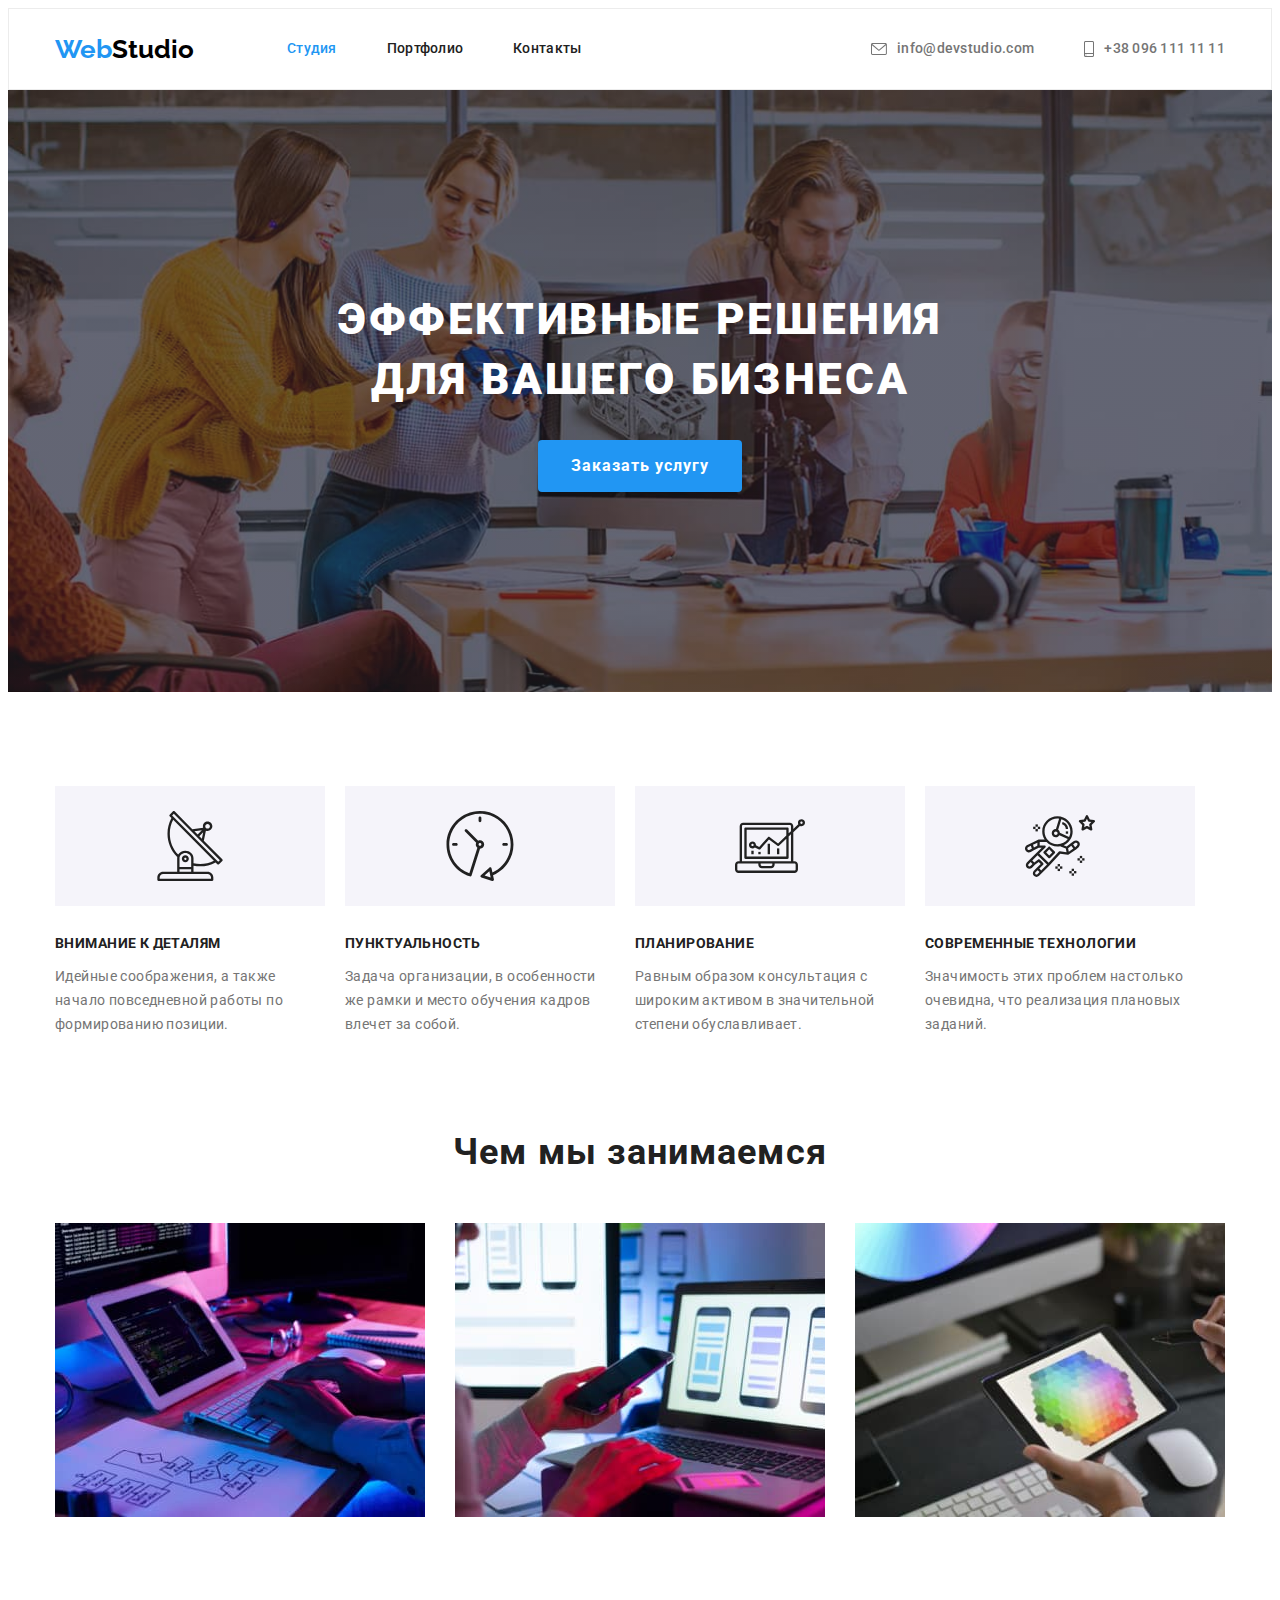
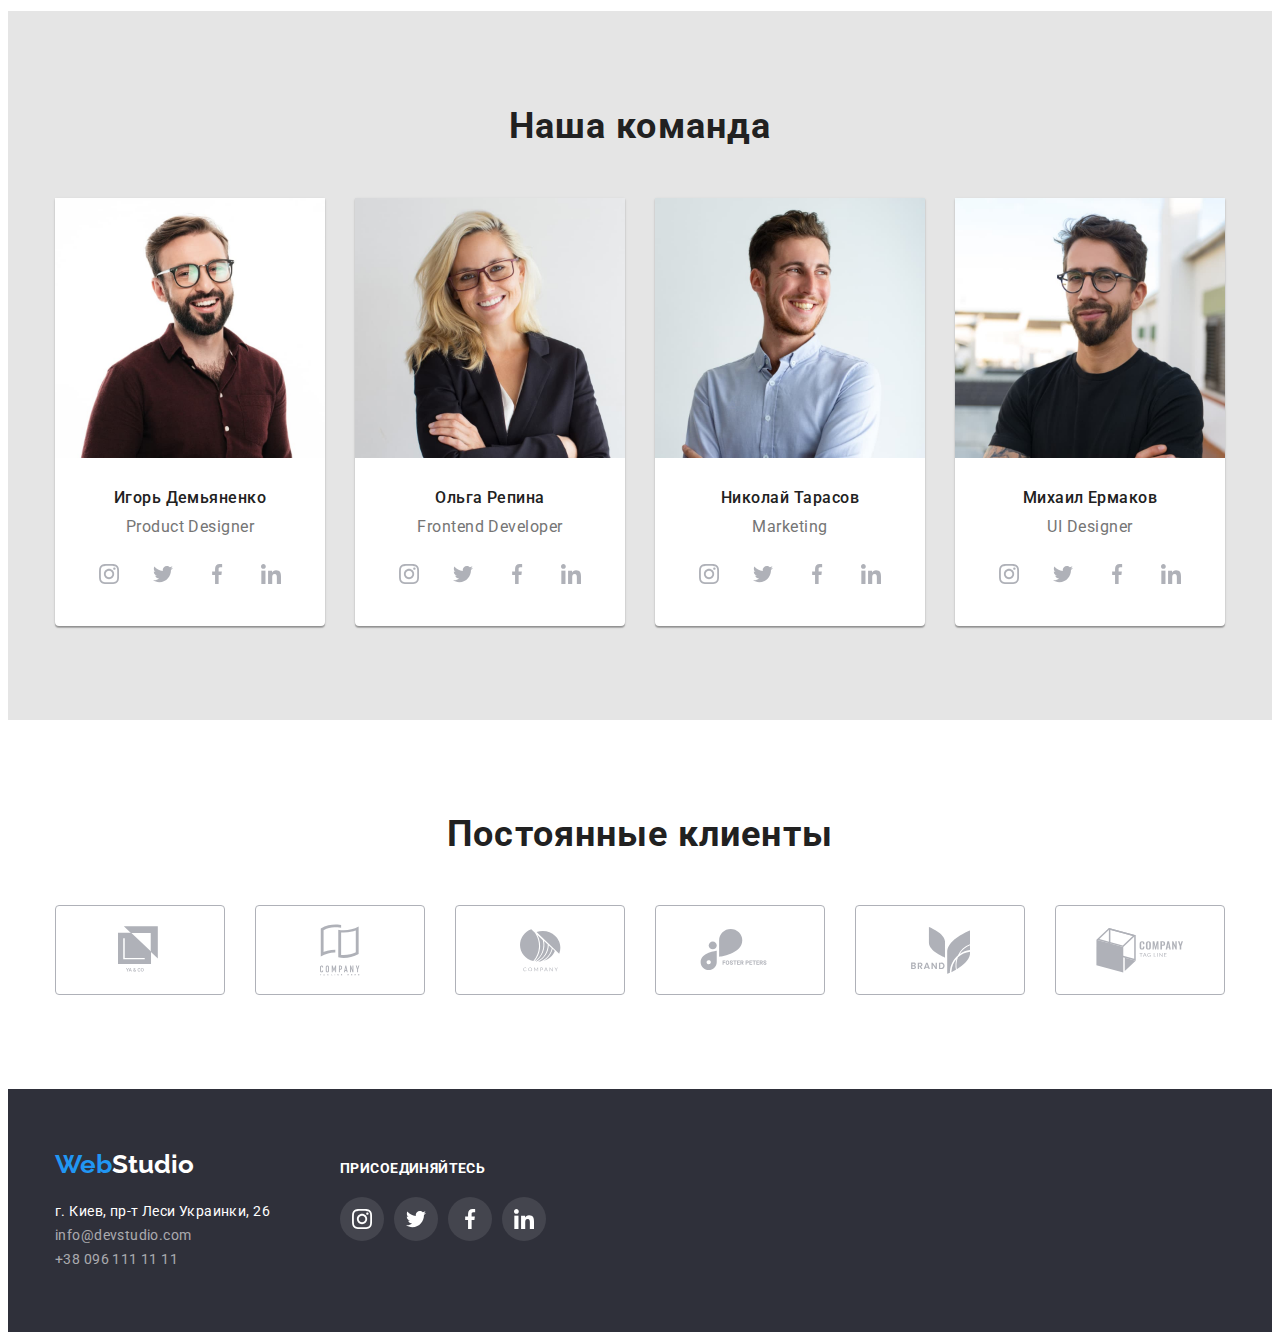
<file: index.html>
<!DOCTYPE html>
<html lang="ru">
<head>
    <meta charset="UTF-8">
    <meta http-equiv="X-UA-Compatible" content="IE=edge">
    <meta name="viewport" content="width=device-width, initial-scale=1.0">
    <title>WebStudio</title>
    <link rel="stylesheet" href="https://cdnjs.cloudflare.com/ajax/libs/modern-normalize/1.0.0/modern-normalize.min.css"
        integrity="sha512-ISS7cAi1PEhQ8jnbJpJZMd29NlhNj4AWYyLOSp2CE/CsHxTCu+r+t0D2yoJudVrd0/8fTVPUVDzY5Tvli75u/g=="
        crossorigin="anonymous" />
    <link rel="preconnect" href="https://fonts.gstatic.com">
    <link href="https://fonts.googleapis.com/css2?family=Raleway:wght@700&family=Roboto:wght@400;500;700;900&display=swap"
        rel="stylesheet">
    <link rel="stylesheet" href="./css/styles.css">
</head>
<body>
    <header class="header">
        <div class="container">
        <div class="container-header">
        <nav class="navigation">
            <a class="link logo" href="./index.html" lang="en">
                Web<Span class="logo-studio-header">Studio</Span>
            </a>
            <ul class="navigation-list list">
                <li class="navigation-item"><a class="navigation-link link current" href="./index.html">Студия</a></li>
                <li class="navigation-item"><a class="navigation-link link" href="./portfolio.html">Портфолио</a></li>
                <li class="navigation-item"><a class="navigation-link link" href="">Контакты</a></li>
            </ul>
        </nav>
        <ul class="kontakt-list list">
            <li class="kontakt-item"><a class="kontakt-link link" href="mailto:info@devstudio.com">
                <svg class="header-icon-envelope">
                    <use href="./images/sprite.svg#icon-envelope"></use>
                </svg>
                info@devstudio.com</a></li>
            <li class="kontakt-item"><a class="kontakt-link link" href="tel:+380961111111">
                <svg class="header-icon-smartphone">
                    <use href="./images/sprite.svg#icon-smartphone"></use>
                </svg>
                +38 096 111 11 11</a></li>
        </ul>
        </div>
        </div>
    </header>
    
    <main>
        <!-- HERO -->
        
        <section class="section-hero">
          <div class="container">
          <h1 class="title-hero">Эффективные решения <br> для вашего бизнеса</h1>
          <button class="button" type="button">Заказать услугу</button>
          </div>
        </section>

            
        <section class="container-propertis">
            <div class="container">
            <!-- <h2>Особенности</h2>  -->
            <ul class="list-properties list">
                <li class="properties-item">
                    <div class="properties-box-ikon">
                    <svg class="properties-icon-antenna">
                        <use href="./images/sprite.svg#icon-antenna"></use>
                    </svg>
                    </div>
                    <h3 class="title-feature">Внимание к деталям</h3>
                    <p class="text-feature">Идейные соображения, а также начало повседневной работы по формированию позиции.</p>
                </li>
                <li class="properties-item">
                    <div class="properties-box-ikon">
                    <svg class="properties-icon-antenna">
                        <use href="./images/sprite.svg#icon-clock"></use>
                    </svg>
                    </div>
                    <h3 class="title-feature">Пунктуальность</h3>
                    <p class="text-feature">Задача организации, в особенности же рамки и место обучения кадров влечет за собой.</p>
                </li>
                <li class="properties-item">
                    <div class="properties-box-ikon">
                    <svg class="properties-icon-antenna">
                        <use href="./images/sprite.svg#icon-diagram"></use>
                    </svg>
                    </div>
                    <h3 class="title-feature">Планирование</h3>
                    <p class="text-feature">Равным образом консультация с широким активом в значительной степени обуславливает.</p>
                </li>
                <li class="properties-item">
                    <div class="properties-box-ikon">
                    <svg class="properties-icon-antenna">
                        <use href="./images/sprite.svg#icon-astronaut"></use>
                     </svg>
                    </div>
                    <h3 class="title-feature">Современные технологии</h3>
                    <p class="text-feature">Значимость этих проблем настолько очевидна, что реализация плановых заданий.</p>
                </li>
            </ul>
            </div>
        </section>
        <section class="section-employment">
            <div class="container">
                <div class="container-employment">
            <h2 class="title-employment">Чем мы занимаемся</h2>
            <ul class="list-employment list">
                <li class="item-employment"><img src="./images/main/box1.jpg"  alt="Компьютер"></li>
                <li class="item-employment"><img src="./images/main/box2.jpg"  alt="Телефон"></li>
                <li class="item-employment"><img src="./images/main/box3.jpg"  alt="Планшет"></li>
            </ul>
                </div>
            </div>
        </section>
        <section class="section-team">
            <div class="container">
            <h2 class="title-team">Наша команда</h2>
            <ul class="list-team list">
                <li class="item-team">
                    <img class="img-workman" src="./images/main/img1.jpg"  alt="Фото Игорь Демьяненко">
                    <div class="box-workman">
                    <h3 class="title-workman">Игорь Демьяненко</h3>
                    <p class="text-workman" lang="en">Product Designer</p>
                    <ul class="list-social list">
                        <li class="item-social"><a class="link-social" href="https://instagram.com/" target="_blank" rel="noopener noreferer" aria-label="Instagram">
                                            <svg class="svg-social">
                                                <use href="./images/sprite.svg#icon-instagram"></use>
                                            </svg>
                                        </a></li>
                        <li class="item-social"><a class="link-social" href="https://twitter.com/" target="_blank" rel="noopener noreferer" aria-label="twitter">
                                            <svg class="svg-social">
                                                <use href="./images/sprite.svg#icon-twitter"></use>
                                            </svg>
                                        </a></li>
                        <li class="item-social"><a class="link-social" href="https://facebook.com/" target="_blank" rel="noopener noreferer" aria-label="Facebook">
                                            <svg class="svg-social">
                                                <use href="./images/sprite.svg#icon-facebook"></use>
                                            </svg>
                                        </a></li>
                        <li class="item-social"><a class="link-social" href="https://linkedin.com/" target="_blank" rel="noopener noreferer" aria-label="Linkedin">
                                            <svg class="svg-social">
                                                <use href="./images/sprite.svg#icon-linkedin"></use>
                                            </svg>
                                        </a></li>
                    </ul>
                    </div>
                </li>
                <li class="item-team">
                    <img class="img-workman" src="./images/main/img2.jpg"  alt="Фото Ольга Репина">
                    <div class="box-workman">
                    <h3 class="title-workman">Ольга Репина</h3>
                    <p class="text-workman" lang="en">Frontend Developer</p>
                    <ul class="list-social list">
                        <li class="item-social"><a class="link-social" href="https://instagram.com/" target="_blank"
                                rel="noopener noreferer" aria-label="Instagram">
                                <svg class="svg-social">
                                    <use href="./images/sprite.svg#icon-instagram"></use>
                                </svg>
                            </a></li>
                        <li class="item-social"><a class="link-social" href="https://twitter.com/" target="_blank" rel="noopener noreferer"
                                aria-label="twitter">
                                <svg class="svg-social">
                                    <use href="./images/sprite.svg#icon-twitter"></use>
                                </svg>
                            </a></li>
                        <li class="item-social"><a class="link-social" href="https://facebook.com/" target="_blank" rel="noopener noreferer"
                                aria-label="Facebook">
                                <svg class="svg-social">
                                    <use href="./images/sprite.svg#icon-facebook"></use>
                                </svg>
                            </a></li>
                        <li class="item-social"><a class="link-social" href="https://linkedin.com/" target="_blank" rel="noopener noreferer"
                                aria-label="Linkedin">
                                <svg class="svg-social">
                                    <use href="./images/sprite.svg#icon-linkedin"></use>
                                </svg>
                            </a></li>
                    </ul>
                    </div>
                </li>
                <li class="item-team">
                    <img class="img-workman" src="./images/main/img3.jpg"  alt="Фото Николай Тарасов">
                    <div class="box-workman">
                    <h3 class="title-workman">Николай Тарасов</h3>
                    <P class="text-workman" lang="en">Marketing</P>
                    <ul class="list-social list">
                        <li class="item-social"><a class="link-social" href="https://instagram.com/" target="_blank"
                                rel="noopener noreferer" aria-label="Instagram">
                                <svg class="svg-social">
                                    <use href="./images/sprite.svg#icon-instagram"></use>
                                </svg>
                            </a></li>
                        <li class="item-social"><a class="link-social" href="https://twitter.com/" target="_blank" rel="noopener noreferer"
                                aria-label="twitter">
                                <svg class="svg-social">
                                    <use href="./images/sprite.svg#icon-twitter"></use>
                                </svg>
                            </a></li>
                        <li class="item-social"><a class="link-social" href="https://facebook.com/" target="_blank" rel="noopener noreferer"
                                aria-label="Facebook">
                                <svg class="svg-social">
                                    <use href="./images/sprite.svg#icon-facebook"></use>
                                </svg>
                            </a></li>
                        <li class="item-social"><a class="link-social" href="https://linkedin.com/" target="_blank" rel="noopener noreferer"
                                aria-label="Linkedin">
                                <svg class="svg-social">
                                    <use href="./images/sprite.svg#icon-linkedin"></use>
                                </svg>
                            </a></li>
                    </ul>
                    </div>
                </li>
                <li class="item-team">
                    <img class="img-workman" src="./images/main/img4.jpg"  alt="Фото Михаил Ермаков">
                    <div class="box-workman">
                    <h3 class="title-workman">Михаил Ермаков</h3>
                    <P class="text-workman" lang="en">UI Designer</P>
                    <ul class="list-social list">
                        <li class="item-social"><a class="link-social" href="https://instagram.com/" target="_blank"
                                rel="noopener noreferer" aria-label="Instagram">
                                <svg class="svg-social">
                                    <use href="./images/sprite.svg#icon-instagram"></use>
                                </svg>
                            </a></li>
                        <li class="item-social"><a class="link-social" href="https://twitter.com/" target="_blank" rel="noopener noreferer"
                                aria-label="twitter">
                                <svg class="svg-social">
                                    <use href="./images/sprite.svg#icon-twitter"></use>
                                </svg>
                            </a></li>
                        <li class="item-social"><a class="link-social" href="https://facebook.com/" target="_blank" rel="noopener noreferer"
                                aria-label="Facebook">
                                <svg class="svg-social">
                                    <use href="./images/sprite.svg#icon-facebook"></use>
                                </svg>
                            </a></li>
                        <li class="item-social"><a class="link-social" href="https://linkedin.com/" target="_blank" rel="noopener noreferer"
                                aria-label="Linkedin">
                                <svg class="svg-social">
                                    <use href="./images/sprite.svg#icon-linkedin"></use>
                                </svg>
                            </a></li>
                    </ul>
                    </div>
                </li>
            </ul>
            </div>
        </section>
 <section class="sektion-klient">
    <div class="container">
     <h2 class="title-klient" >Постоянные клиенты</h2>
    <ul class="list-klient list">
        <li class="item-klient"><a class="link-klient" href="" target="_blank" rel="noopen noreferrer">
                <svg class="svg-icon-logo-1 svg-icon">
                    <use href="./images/sprite.svg#icon-logo-1"></use>
                </svg>
            </a></li>
        <li class="item-klient"><a class="link-klient" href="" target="_blank" rel="noopen noreferrer">
                <svg class="svg-icon-logo-2 svg-icon">
                    <use href="./images/sprite.svg#icon-logo-2"></use>
                </svg>
            </a></li>
        <li class="item-klient"><a class="link-klient" href="" target="_blank" rel="noopen noreferrer">
                <svg class="svg-icon-logo-3 svg-icon">
                    <use href="./images/sprite.svg#icon-logo-3"></use>
                </svg>
            </a></li>
        <li class="item-klient"><a class="link-klient" href="" target="_blank" rel="noopen noreferrer">
                <svg class="svg-icon-logo-4 svg-icon">
                    <use href="./images/sprite.svg#icon-logo-4"></use>
                </svg>
            </a></li>
        <li class="item-klient"><a class="link-klient" href="" target="_blank" rel="noopen noreferrer">
                <svg class="svg-icon-logo-5 svg-icon">
                    <use href="./images/sprite.svg#icon-logo-5"></use>
                </svg>
            </a></li>
        <li class="item-klient"><a class="link-klient" href="" target="_blank" rel="noopen noreferrer">
                <svg class="svg-icon-logo-6 svg-icon">
                    <use href="./images/sprite.svg#icon-logo-6"></use>
                </svg>
            </a></li>
    </ul>
    </div>
 </section>
    </main>

    <footer class="footer">
        <div class="container container-footer">
        <div class="box-logo-adress-footer">
        <a class="link logo logo-footer" href="./index.html" lang="en">
            Web<Span class="logo-studio-footer">Studio</Span>
        </a>
        <address class="address-footer">
            <ul class="address-footer-list list">
                <li>
                    <a class="address-00-footer-link link address" href="https://goo.gl/maps/NJ4G51h6QYZntXqV7" target="_blank" rel="noopen noreferrer"> г. Киев, пр-т Леси Украинки,
                    26</a>
                </li>
                <li><a class="address-footer-link link address" href="mailto:info@devstudio.com">info@devstudio.com</a></li>
                <li><a class="address-footer-link link address" href="tel:+380961111111">+38 096 111 11 11</a></li>
            </ul>
        </address>
        </div> 
        <div class="box-social-footer">
        <h3 class="title-social-footer">ПРИСОЕДИНЯЙТЕСЬ</h3>
        <ul class="list-social-footer list">
            <li class="item-social-footer"><a class="link-social-footer" href="https://instagram.com/" target="_blank"
                    rel="noopener noreferer" aria-label="Instagram">
                    <svg class="svg-social-footer">
                        <use href="./images/sprite.svg#icon-instagram"></use>
                    </svg>
                </a></li>
            <li class="item-social-footer"><a class="link-social-footer" href="https://twitter.com/" target="_blank" rel="noopener noreferer"
                    aria-label="twitter">
                    <svg class="svg-social-footer">
                        <use href="./images/sprite.svg#icon-twitter"></use>
                    </svg>
                </a></li>
            <li class="item-social-footer"><a class="link-social-footer" href="https://facebook.com/" target="_blank" rel="noopener noreferer"
                    aria-label="Facebook">
                    <svg class="svg-social-footer">
                        <use href="./images/sprite.svg#icon-facebook"></use>
                    </svg>
                </a></li>
            <li class="item-social-footer"><a class="link-social-footer" href="https://linkedin.com/" target="_blank" rel="noopener noreferer"
                    aria-label="Linkedin">
                    <svg class="svg-social-footer">
                        <use href="./images/sprite.svg#icon-linkedin"></use>
                    </svg>
                </a></li>
        </ul>
        </div>
        </div>
    </footer>
</body>
</html>
</file>
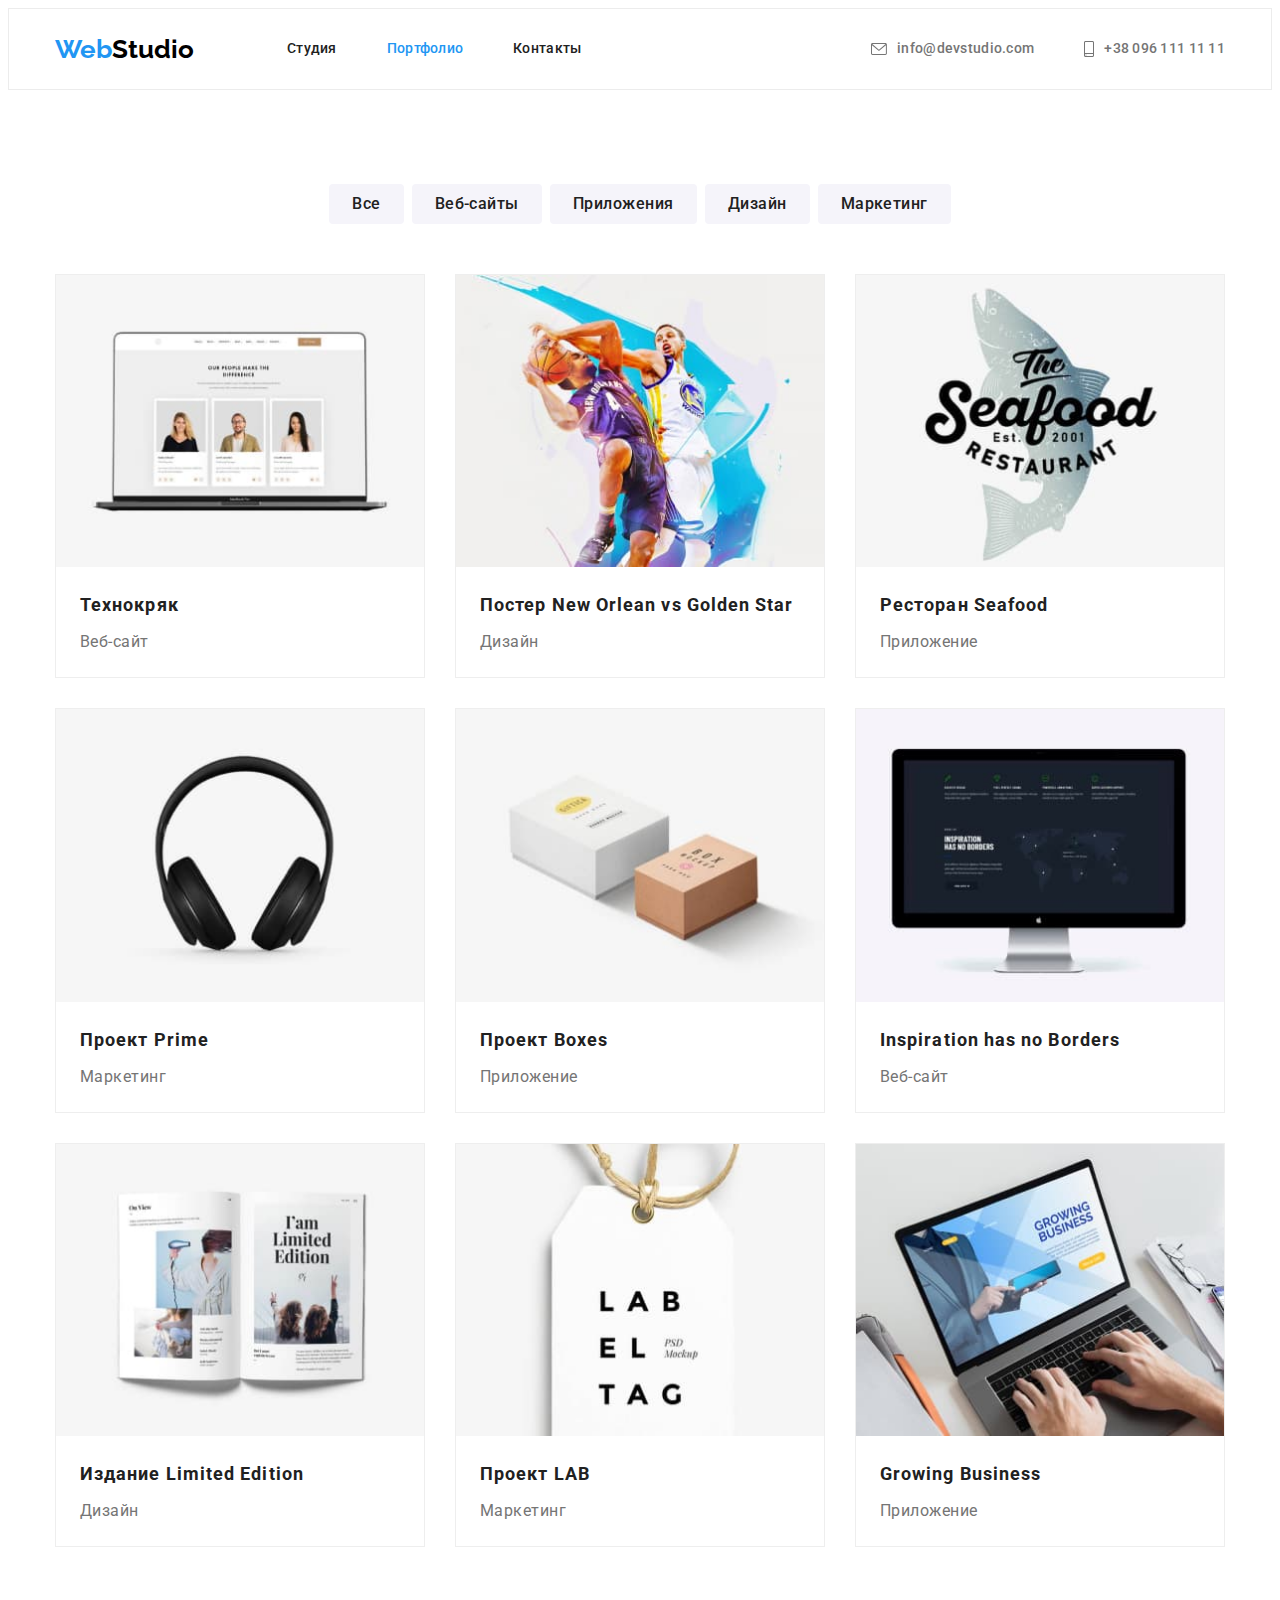
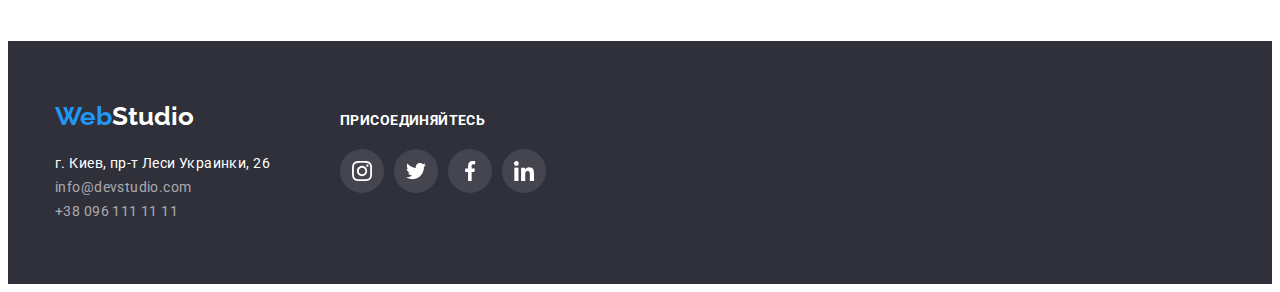
<file: portfolio.html>
<!DOCTYPE html>
<html lang="ru">

<head>
    <meta charset="UTF-8">
    <meta http-equiv="X-UA-Compatible" content="IE=edge">
    <meta name="viewport" content="width=device-width, initial-scale=1.0">
    <title>WebStudio</title>
    <link rel="stylesheet" href="https://cdnjs.cloudflare.com/ajax/libs/modern-normalize/1.0.0/modern-normalize.min.css"
        integrity="sha512-ISS7cAi1PEhQ8jnbJpJZMd29NlhNj4AWYyLOSp2CE/CsHxTCu+r+t0D2yoJudVrd0/8fTVPUVDzY5Tvli75u/g=="
        crossorigin="anonymous" />
    <link rel="preconnect" href="https://fonts.gstatic.com">
    <link
        href="https://fonts.googleapis.com/css2?family=Raleway:wght@700&family=Roboto:wght@400;500;700;900&display=swap"
        rel="stylesheet">
        <link rel="stylesheet" href="./css/styles.css">
</head>

<body>
    <header class="header">
        <div class="container">
            <div class="container-header">
                <nav class="navigation">
                    <a class="link logo" href="./index.html" lang="en">
                        Web<Span class="logo-studio-header">Studio</Span>
                    </a>
                    <ul class="navigation-list list">
                        <li class="navigation-item"><a class="navigation-link link" href="./index.html">Студия</a>
                        </li>
                        <li class="navigation-item"><a class="navigation-link link current" href="./portfolio.html">Портфолио</a>
                        </li>
                        <li class="navigation-item"><a class="navigation-link link" href="">Контакты</a></li>
                    </ul>
                </nav>
                <ul class="kontakt-list list">
                    <li class="kontakt-item"><a class="kontakt-link link" href="mailto:info@devstudio.com">
                            <svg class="header-icon-envelope">
                                <use href="./images/sprite.svg#icon-envelope"></use>
                            </svg>
                            info@devstudio.com</a></li>
                    <li class="kontakt-item"><a class="kontakt-link link" href="tel:+380961111111">
                            <svg class="header-icon-smartphone">
                                <use href="./images/sprite.svg#icon-smartphone"></use>
                            </svg>
                            +38 096 111 11 11</a></li>
                </ul>
            </div>
        </div>
    </header>

    <main>
        <!-- <h1>Наши работы</h1> -->
    <section class="portfolio">
        <div class="container">
        <ul class="list-nav-portfolio list">
           <li class="nav-potfolio-item"><button class="botton-nav-portfolio" type="button">Все</button></li>
           <li class="nav-potfolio-item"><button class="botton-nav-portfolio" type="button">Веб-сайты</button></li>
           <li class="nav-potfolio-item"><button class="botton-nav-portfolio" type="button">Приложения</button></li>
           <li class="nav-potfolio-item"><button class="botton-nav-portfolio" type="button">Дизайн</button></li>
           <li class="nav-potfolio-item"><button class="botton-nav-portfolio" type="button">Маркетинг</button></li>
       </ul>

       <ul class="list-project-direction list">
           <li class="project-direction-item">
               <a class="link link-project-direction" href="">
                
               <img src="./images/portfolio/img1.jpg" alt="Ноутбук с открытым сайтом">
            <div class="box-project">
               <h2 class="title-project">Технокряк</h2>
               <p class="text-project-direction">Веб-сайт</p>
               </div>
               </a>    
           </li>
           <li class="project-direction-item">
            <a class="link link-project-direction" href="">
                    <img src="./images/portfolio/img2.jpg" alt="Игроки в баскетбол">
                <div class="box-project">
                    <h2 class="title-project">Постер New Orlean vs Golden Star</h2>
                    <p class="text-project-direction">Дизайн</p>
                </div>
            </a>
           </li>
           <li class="project-direction-item">
            <a class="link link-project-direction" href="">
                    
                    <img src="./images/portfolio/img3.jpg"  alt="Ресторан Seafood">
                 <div class="box-project">
                        <h2 class="title-project">Ресторан Seafood</h2>
                        <p class="text-project-direction">Приложение</p>
                 </div>
            </a>
           </li>
           <li class="project-direction-item">
            <a class="link link-project-direction" href="">
                <img src="./images/portfolio/img4.jpg" alt="Наушники">
                <div class="box-project">
                    <h2 class="title-project">Проект Prime</h2>
                    <p class="text-project-direction">Маркетинг</p>
                </div>
            </a>  
            </li>
           <li class="project-direction-item">
            <a class="link link-project-direction" href="">
                    <img src="./images/portfolio/img5.jpg"  alt="Две коробки">
                <div class="box-project">
                    <h2 class="title-project">Проект Boxes</h2>
                    <p class="text-project-direction">Приложение</p>
                </div>
            </a>
           </li>
           <li class="project-direction-item">
            <a class="link link-project-direction" href="">
                    <img src="./images/portfolio/img6.jpg"  alt="Монитор">
                <div class="box-project">
                    <h2 class="title-project">Inspiration has no Borders</h2>
                    <p class="text-project-direction">Веб-сайт</p>
                </div>
            </a>
           </li>
           <li class="project-direction-item">
            <a class="link link-project-direction" href="">
                    <img src="./images/portfolio/img7.jpg"  alt="Раскрытая книга">
                <div class="box-project">
                    <h2 class="title-project">Издание Limited Edition</h2>
                    <p class="text-project-direction">Дизайн</p>
                </div>
            </a>
           </li>
           <li class="project-direction-item">
            <a class="link link-project-direction" href="">
                    <img src="./images/portfolio/img8.jpg"  alt="Проект LAB">
                <div class="box-project">
                    <h2 class="title-project">Проект LAB</h2>
                    <p class="text-project-direction">Маркетинг</p>
                </div>
            </a>
           </li>
           <li class="project-direction-item">
            <a class="link link-project-direction" href="">
                    <img src="./images/portfolio/img9.jpg"  alt="Ноутбук">
                <div class="box-project">
                    <h2 class="title-project">Growing Business</h2>
                    <p class="text-project-direction">Приложение</p>
                </div>
            </a>
           </li>
       </ul>
    </div>
    </section>
    </main>

<footer class="footer">
    <div class="container container-footer">
        <div class="box-logo-adress-footer">
            <a class="link logo logo-footer" href="./index.html" lang="en">
                Web<Span class="logo-studio-footer">Studio</Span>
            </a>
            <address class="address-footer">
                <ul class="address-footer-list list">
                    <li>
                        <a class="address-00-footer-link link address" href="https://goo.gl/maps/NJ4G51h6QYZntXqV7"
                            target="_blank" rel="noopen noreferrer"> г. Киев, пр-т Леси Украинки,
                            26</a>
                    </li>
                    <li><a class="address-footer-link link address"
                            href="mailto:info@devstudio.com">info@devstudio.com</a></li>
                    <li><a class="address-footer-link link address" href="tel:+380961111111">+38 096 111 11 11</a></li>
                </ul>
            </address>
        </div>
        <div class="box-social-footer">
            <h3 class="title-social-footer">ПРИСОЕДИНЯЙТЕСЬ</h3>
            <ul class="list-social-footer list">
                <li class="item-social-footer"><a class="link-social-footer" href="https://instagram.com/"
                        target="_blank" rel="noopener noreferer" aria-label="Instagram">
                        <svg class="svg-social-footer">
                            <use href="./images/sprite.svg#icon-instagram"></use>
                        </svg>
                    </a></li>
                <li class="item-social-footer"><a class="link-social-footer" href="https://twitter.com/" target="_blank"
                        rel="noopener noreferer" aria-label="twitter">
                        <svg class="svg-social-footer">
                            <use href="./images/sprite.svg#icon-twitter"></use>
                        </svg>
                    </a></li>
                <li class="item-social-footer"><a class="link-social-footer" href="https://facebook.com/"
                        target="_blank" rel="noopener noreferer" aria-label="Facebook">
                        <svg class="svg-social-footer">
                            <use href="./images/sprite.svg#icon-facebook"></use>
                        </svg>
                    </a></li>
                <li class="item-social-footer"><a class="link-social-footer" href="https://linkedin.com/"
                        target="_blank" rel="noopener noreferer" aria-label="Linkedin">
                        <svg class="svg-social-footer">
                            <use href="./images/sprite.svg#icon-linkedin"></use>
                        </svg>
                    </a></li>
            </ul>
        </div>
    </div>
</footer>
</body>

</html>
</file>
<file: css/styles.css>
/* Переменные */
:root {
  --main-fond: Roboto, sans-serif;
  --secondari-font: Raleway, sans-serif;
  --accent-color: #2196f3;
  --background-color: #e5e5e5;
  --text-color: #757575;
  --title-color: #212121;
  --color1: #ffffff;
  --color2: #000000;
  --adress-color: rgba(255, 255, 255, 0.6);
  --botton-background-color: #f5f4fa;
  --footer-background-color: #2f303a;
  --botton-accent-color: #188ce8;
}
/* Конец Переменные */
/* Глобальный  border-box*/
*,
*::before,
*::after {
  box-sizing: border-box;
}
/* Конец глобальный  border-box*/

/* Базовый сброс */
.link {
  text-decoration: none;
}
.list {
  padding: 0px;
  margin: 0px;
  list-style: none;
}
.address {
  font-style: normal;
}
img {
  display: block;
  max-width: 100%;
}
/* Конец базовый сброс */

body {
  font-family: var(--main-fond);
  background-color: var(--color1);
}

.container {
  width: 1200px;
  margin: 0 auto;
  padding: 0 15px;
}

/* header */
/* Логотип */
.header {
  border: 1px solid #ececec;
}
.logo {
  font-family: var(--secondari-font);
  font-weight: 700;
  font-size: 26px;
  line-height: 1.19;
  color: var(--accent-color);
}
.logo-studio-header {
  color: var(--color2);
}
.logo-studio-footer {
  color: var(--color1);
}

/* Навигация */
.navigation-link {
  display: block;
  padding-top: 32px;
  padding-bottom: 32px;

  font-weight: 500;
  font-size: 14px;
  line-height: 1.14;
  letter-spacing: 0.02em;
  color: var(--title-color);
}

.navigation-list .link.current {
  color: var(--accent-color);
}

/* Телефон и mail */
.header-icon-smartphone {
  width: 10px;
  height: 16px;
  margin-right: 10px;
  fill: var(--text-color);
}
.header-icon-envelope {
  width: 16px;
  height: 12px;
  margin-right: 10px;
  fill: var(--text-color);
}
.kontakt-link {
  display: flex;
  align-items: center;
  font-weight: 500;
  font-size: 14px;
  line-height: 1.14;
  letter-spacing: 0.02em;
  color: var(--text-color);
}

.navigation-link:hover,
.navigation-link:focus,
.kontakt-link:hover,
.kontakt-link:focus {
  color: var(--accent-color);
}
.kontakt-link:hover .header-icon-smartphone,
.kontakt-link:focus .header-icon-smartphone,
.kontakt-link:hover .header-icon-envelope,
.kontakt-link:focus .header-icon-envelope {
  fill: var(--accent-color);
}

.navigation-list {
  display: flex;
  margin-left: 93px;
}

.navigation-list .navigation-item:not(:first-child) {
  margin-left: 50px;
}

.kontakt-list {
  display: flex;
}
.kontakt-list .kontakt-item:not(:first-child) {
  margin-left: 50px;
}

.container-header {
  display: flex;
  align-items: center;
}
.navigation {
  display: flex;
  align-items: center;
  margin-right: auto;
}
/* Конец header */

/* main index.html*/
.section-hero {
  /* min-height: 600px; */
  max-width: 1600px;
  padding-top: 200px;
  padding-bottom: 200px;
  margin-left: auto;
  margin-right: auto;

  background-color: #c4c4c4;
  background-image: linear-gradient(
      to right,
      rgba(47, 48, 58, 0.4),
      rgba(47, 48, 58, 0.4)
    ),
    url('../images/main/Img.jpg');
  background-repeat: no-repeat;
  background-position: center;
  background-size: cover;
}

.title-hero {
  margin-top: 0px;
  margin-bottom: 30px;

  font-weight: 900;
  font-size: 44px;
  line-height: 1.36;
  text-align: center;
  letter-spacing: 0.06em;
  text-transform: uppercase;
  color: var(--color1);
}

.title-feature {
  margin-top: 0px;
  margin-bottom: 10;

  font-weight: 700;
  font-size: 14px;
  line-height: 1.14;
  letter-spacing: 0.03em;
  text-transform: uppercase;
  color: var(--title-color);
}

.text-feature {
  width: 270px;
  margin-top: 0px;
  margin-bottom: 0px;

  font-size: 14px;
  line-height: 1.71;
  letter-spacing: 0.03em;
  color: var(--text-color);
}
.properties-box-ikon {
  display: flex;
  height: 120px;
  justify-content: center;
  align-items: center;
  background-color: var(--botton-background-color);
  margin-bottom: 30px;
}
.properties-icon-antenna {
  display: block;
  width: 70px;
  height: 70px;
  fill: var(--title-color);
}
/* .properties-item::before {
  display: block;
  content: ' ';
  height: 120px;
  outline: 1px solid red;
 
  background-size: contain;
  background-repeat: no-repeat;
  background-position: center;
  background-color: red;
  margin-bottom: 20px;
}

.properties-item:nth-child(1)::before {
  background-image: url(../images/main/clock\ 1.svg);
} */
.list-properties .properties-item:not(:first-child) {
  margin-left: 20px;
}
.container-propertis{
  padding-top: 94px;
  padding-bottom: 94px;
}
.list-properties {
  display: flex;
}
.list-employment .item-employment:not(:first-child) {
  margin-left: 30px;
}
.container-employment {
  padding-bottom: 94px;
}

.list-employment {
  display: flex;
  justify-content: center;
}
.title-employment,
.title-team {
  margin-top: 0px;
  margin-bottom: 50px;

  font-weight: 700;
  font-size: 36px;
  line-height: 1.17;
  text-align: center;
  letter-spacing: 0.03em;
  color: var(--title-color);
}

.item-team {
  background: var(--color1);
  box-shadow: 0px 1px 3px rgba(0, 0, 0, 0.12), 0px 1px 1px rgba(0, 0, 0, 0.14),
    0px 2px 1px rgba(0, 0, 0, 0.2);
  border-radius: 0px 0px 4px 4px;
}

.list-team .item-team:not(:first-child) {
  margin-left: 30px;
}

.list-team {
  display: flex;
  justify-content: center;
}

.section-team {
  padding-top: 94px;
  padding-bottom: 94px;
  background-color: var(--background-color);
}
.title-workman {
  margin-top: 0px;
  margin-bottom: 10px;

  font-weight: 500;
  font-size: 16px;
  line-height: 1.19;
  text-align: center;
  letter-spacing: 0.03em;
  color: var(--title-color);
}
.box-workman {
  width: 270px;
  padding: 30px 32px;

  /* background: var(--color1);
  box-shadow: 0px 1px 3px rgba(0, 0, 0, 0.12), 0px 1px 1px rgba(0, 0, 0, 0.14),
    0px 2px 1px rgba(0, 0, 0, 0.2);
  border-radius: 0px 0px 4px 4px; */
}
.img-workman {
  margin-top: 0px;
  margin-bottom: 0px;
}

.text-workman {
  margin-top: 0px;
  margin-bottom: 0px;

  font-size: 16px;
  line-height: 1.19;
  text-align: center;
  letter-spacing: 0.03em;
  color: var(--text-color);
}
.list-social {
  display: flex;
  justify-content: center;
  list-style-type: none;
  margin-top: 16px;
  padding-bottom: 0;
}
.svg-social {
  width: 20px;
  height: 20px;
  fill: #afb1b8;
}
.item-social:not(:first-child) {
  margin-left: 10px;
}

.link-social {
  display: flex;
  justify-content: center;
  align-items: center;
  width: 44px;
  height: 44px;
  background-color: var(--color1);
  border-radius: 50%;
}

.link-social:hover,
.link-social:focus,
.link-social:hover .svg-social,
.link-social:focus .svg-social {
  background-color: var(--accent-color);
  fill: var(--color1);
}
/* Кнопка */
.button {
  cursor: pointer;
  background-color: var(--accent-color);
  color: var(--color1);
  font-family: inherit;
  font-weight: 700;
  font-size: 16px;
  line-height: 1.87;
  display: flex;
  align-items: center;
  text-align: center;
  letter-spacing: 0.06em;

  min-width: 200px;
  min-height: 50px;
  padding: 10px 32px;
  border: 1px solid transparent;
  margin-left: auto;
  margin-right: auto;

  box-shadow: 0px 4px 4px rgba(0, 0, 0, 0.15);
  border-radius: 4px;
}

.button:hover,
.button:focus {
  background-color: var(--botton-accent-color);
}
/* Начало секция Постоянные клиенты */
.sektion-klient {
  padding-top: 94px;
  padding-bottom: 94px;
}
.title-klient {
  font-weight: 700;
  font-size: 36px;
  line-height: 1.16;
  text-align: center;
  letter-spacing: 0.03em;
  color: var(--title-color);

  margin-top: 0;
  margin-bottom: 50px;
}
.svg-icon-logo-1 {
  width: 44px;
  height: 49px;
}
.svg-icon-logo-2 {
  width: 40px;
  height: 52px;
}
.svg-icon-logo-3 {
  width: 41px;
  height: 43px;
}
.svg-icon-logo-4 {
  width: 80px;
  height: 42px;
}
.svg-icon-logo-5 {
  width: 59px;
  height: 47px;
}
.svg-icon-logo-6 {
  width: 88px;
  height: 45px;
}

.svg-icon {
  fill: #afb1b8;
}
.link-klient {
  display: flex;
  justify-content: center;
  align-items: center;
  width: 170px;
  height: 90px;
  background-color: var(--color1);
  border: 1px solid #afb1b8;
  box-sizing: border-box;
  border-radius: 4px;
}

.list-klient {
  display: flex;
  justify-content: center;
  padding: 0px;
  margin: 0px;
  list-style-type: none;
  padding-top: 0;
  padding-bottom: 0;
}

.item-klient:not(:first-child) {
  margin-left: 30px;
}

.link-klient:hover,
.link-klient:focus {
  border: 1px solid var(--accent-color);
}
.link-klient:hover .svg-icon,
.link-klient:focus .svg-icon {
  /*  */
  fill: var(--accent-color);
}

/* Конец секция Постоянные клиенты */
/*Конец main index.html*/

/* footer */
.footer {
  background-color: var(--footer-background-color);
  padding-top: 60px;
  padding-bottom: 60px;
}

.container-footer {
  display: flex;
  align-items: baseline;
}

.logo-footer {
  display: block;
  margin-bottom: 20px;
}

.address-footer-link {
  font-size: 14px;
  line-height: 1.71;
  letter-spacing: 0.03em;
  color: var(--adress-color);
}

.address-00-footer-link {
  font-size: 14px;
  line-height: 1.71;
  letter-spacing: 0.03em;
  color: var(--color1);
}
/* 
.address-footer-link:hover,
.address-footer-link:focus,
.address-00-footer-link:hover,
.address-00-footer-link:focus {
  color: var(--accent-color);
} */

.box-social-footer {
  margin-left: 70px;
}
.title-social-footer {
  font-weight: 700;
  font-size: 14px;
  line-height: 1.14;
  letter-spacing: 0.03em;
  text-transform: uppercase;
  color: var(--color1);

  margin-top: 0;
  margin-bottom: 0;
}

.list-social-footer {
  display: flex;
  list-style-type: none;
  margin-top: 20px;
  padding-bottom: 0;
}
.svg-social-footer {
  width: 20px;
  height: 20px;
  fill: var(--color1);
}
.item-social-footer:not(:first-child) {
  margin-left: 10px;
}

.link-social-footer {
  display: flex;
  justify-content: center;
  align-items: center;
  width: 44px;
  height: 44px;
  background-color: rgba(255, 255, 255, 0.1);
  border-radius: 50%;
}

.link-social-footer:hover,
.link-social-footer:focus,
.link-social-footer:hover .svg-social-footer,
.link-social-footer:focus .svg-social-footer {
  background-color: var(--accent-color);
  fill: var(--color1);
}
/* Конец footer */

/* main portfolio.html*/
.portfolio {
  padding-top: 94px;
  padding-bottom: 94px;
}

.list-nav-portfolio {
  display: flex;
  align-items: center;
  justify-content: center;
  margin-bottom: 50px;
}

.list-nav-portfolio .nav-potfolio-item:not(:first-child) {
  margin-left: 8px;
}

.title-project {
  margin-top: 0px;
  margin-bottom: 4px;

  font-weight: 700;
  font-size: 18px;
  line-height: 2;
  letter-spacing: 0.06em;
  color: var(--title-color);
}
.link-direction-item {
  display: block;
}
.list-project-direction {
  display: flex;
  flex-wrap: wrap;
  list-style-type: none;
  margin-left: -30px;
  margin-top: -30px;
}

.project-direction-item {
  flex-basis: calc((100% - 90px) / 3);

  border: 1px solid #eeeeee;
  box-sizing: border-box;
  margin-left: 30px;
  margin-top: 30px;
}

.link-project-direction:focus,
.link-project-direction:hover {
  display: block;
  /* border: 1px solid #eeeeee;
  box-sizing: border-box; */
  box-shadow: 0px 1px 1px rgba(0, 0, 0, 0.12), 0px 4px 4px rgba(0, 0, 0, 0.06),
    1px 4px 6px rgba(0, 0, 0, 0.16);
}

.text-project-direction {
  margin-top: 0px;
  margin-bottom: 0px;
  font-size: 16px;
  line-height: 1.875;
  letter-spacing: 0.03em;
  color: var(--text-color);
}
.box-project {
  width: 100%;
  background: var(--color1);
  /* border: 1px solid #eeeeee;
  box-sizing: border-box; */
  padding-left: 24px;
  padding-right: 24px;
  padding-bottom: 20px;
  padding-top: 20px;
}
/* Кнопки portfolio*/
.botton-nav-portfolio {
  cursor: pointer;
  background-color: var(--botton-background-color);
  font-family: inherit;
  font-weight: 500;
  font-size: 16px;
  line-height: 1.62;
  text-align: center;
  letter-spacing: 0.03em;
  color: var(--title-color);
  border-radius: 4px;

  padding: 6px 22px;
  border: 1px solid transparent;
}

.botton-nav-portfolio:hover,
.botton-nav-portfolio:focus {
  background-color: var(--accent-color);
  color: var(--color1);
  box-shadow: 0px 3px 1px rgba(0, 0, 0, 0.1), 0px 1px 2px rgba(0, 0, 0, 0.08),
    0px 2px 2px rgba(0, 0, 0, 0.12);
  border-radius: 4px;
}
/*Конец main portfolio.html*/
</file>
